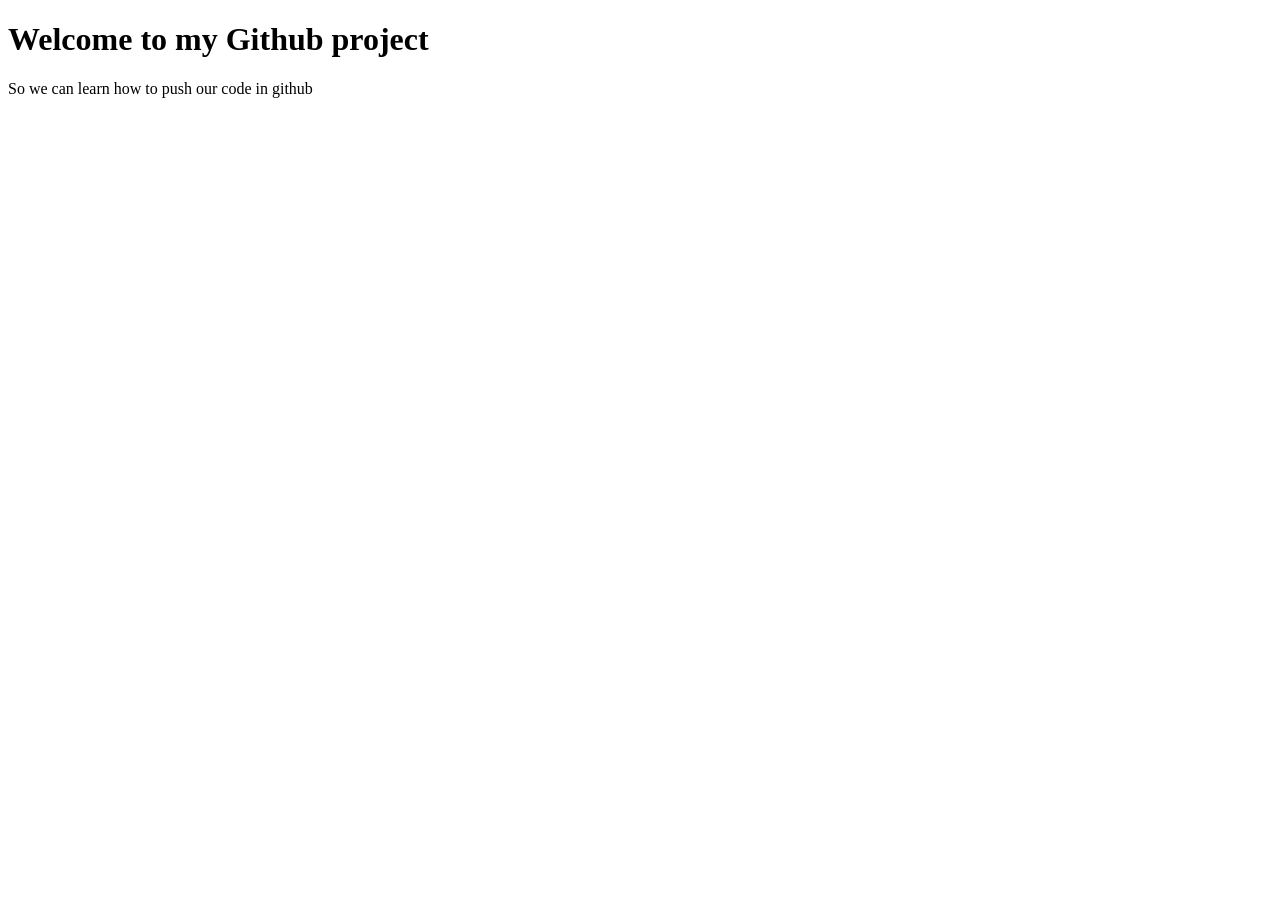
<file: index.html>
<!DOCTYPE html>
<html lang="en">
<head>
    <meta charset="UTF-8">
    <meta name="viewport" content="width=device-width, initial-scale=1.0">
    <title>My Full Stack Project</title>
</head>
<h1>Welcome to my Github project</h1>
<body>
    <p>So we can learn how to push our code in github</p>
    
</body>
</html>
</file>
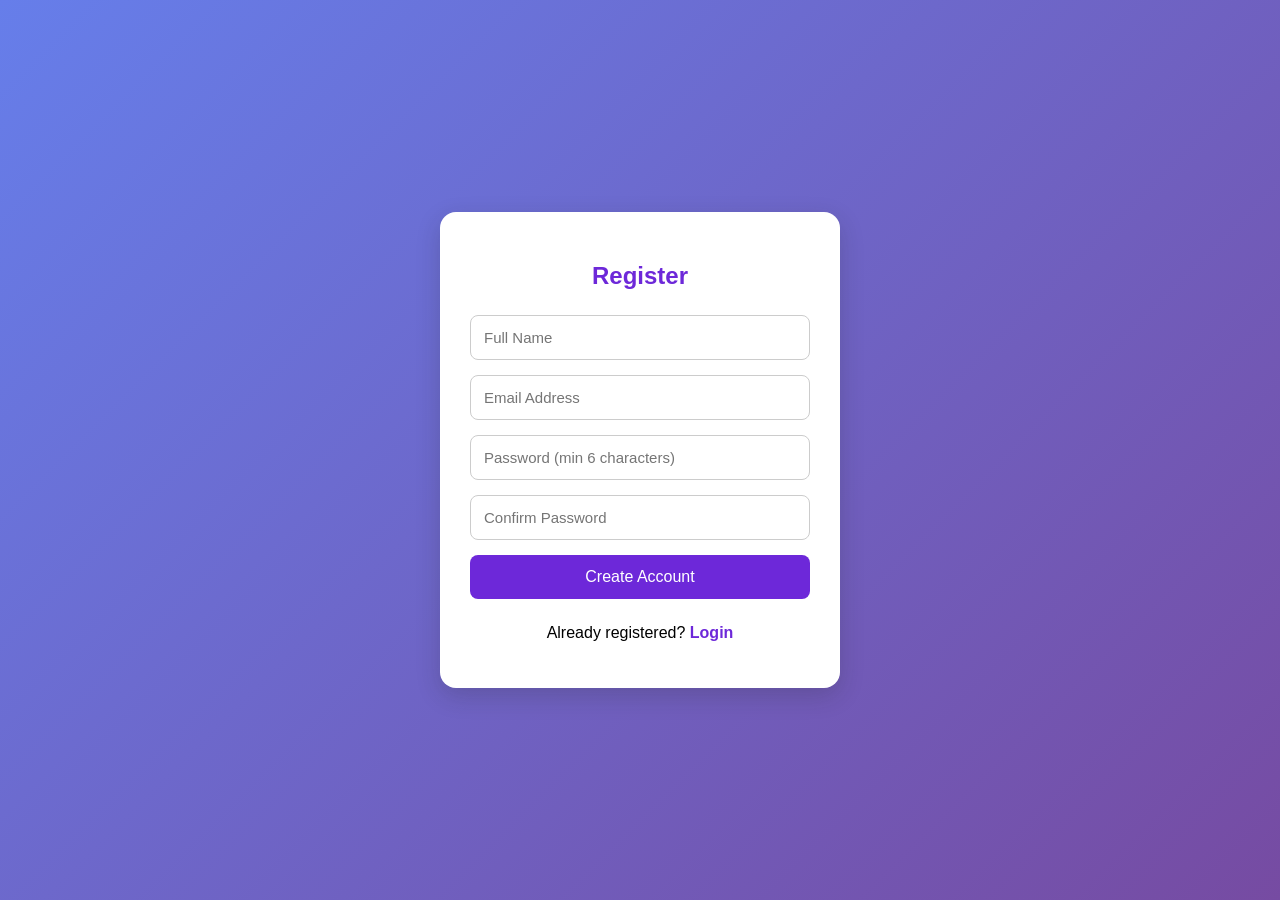
<file: index4.html>
<!DOCTYPE html>
<html lang="en">
<head>
    <meta charset="UTF-8">
    <meta name="viewport" content="width=device-width, initial-scale=1.0">
    <title>Authentication System</title>
    <link rel="stylesheet" href="styles4.css">
</head>
<body>

    <div class="container">

        <!-- Register Page -->
        <section id="registerPage">
            <h1>Register</h1>
            <form id="registerForm">
                <input type="text" id="regName"
                       placeholder="Full Name" required>

                <input type="email" id="regEmail"
                       placeholder="Email Address" required>

                <input type="password" id="regPassword"
                       placeholder="Password (min 6 characters)"
                       required>

                <input type="password" id="confirmPassword"
                       placeholder="Confirm Password" required>

                <button type="submit">Create Account</button>
            </form>

            <p id="registerMessage"></p>
            <p>Already registered?
                <a href="#" id="showLogin">Login</a>
            </p>
        </section>

        <!-- Login Page -->
        <section id="loginPage" hidden>
            <h1>Login</h1>
            <form id="loginForm">
                <input type="email" id="loginEmail"
                       placeholder="Email Address" required>

                <input type="password" id="loginPassword"
                       placeholder="Password" required>

                <button type="submit">Login</button>
            </form>

            <p id="loginMessage"></p>
            <p>New user?
                <a href="#" id="showRegister">Register</a>
            </p>
        </section>

        <!-- Dashboard -->
        <section id="dashboardPage" hidden>
            <h1>Dashboard</h1>
            <h2 id="welcomeMessage"></h2>
            <p>Login successful! Welcome to your dashboard.</p>
            <button id="logoutButton">Logout</button>
        </section>

    </div>

    <script src="script4.js"></script>
</body>
</html>
</file>
<file: styles4.css>
* {
    box-sizing: border-box;
}

body {
    font-family: Arial, sans-serif;
    background: linear-gradient(135deg, #667eea, #764ba2);
    min-height: 100vh;
    margin: 0;
    display: flex;
    justify-content: center;
    align-items: center;
    padding: 20px;
}

.container {
    background: white;
    width: 100%;
    max-width: 400px;
    padding: 30px;
    border-radius: 16px;
    box-shadow: 0 8px 25px #2223;
    text-align: center;
}

h1 {
    color: #6d28d9;
}

form {
    display: flex;
    flex-direction: column;
    gap: 15px;
    margin: 25px 0;
}

input {
    padding: 13px;
    border: 1px solid #ccc;
    border-radius: 8px;
    font-size: 15px;
    width: 100%;
}

button {
    padding: 13px;
    background: #6d28d9;
    color: white;
    border: none;
    border-radius: 8px;
    cursor: pointer;
    font-size: 16px;
}

button:hover {
    background: #4c1d95;
}

a {
    color: #6d28d9;
    text-decoration: none;
    font-weight: bold;
}

#registerMessage,
#loginMessage {
    font-weight: bold;
    overflow-wrap: anywhere;
}

.success {
    color: green;
}

.error {
    color: red;
}

[hidden] {
    display: none !important;
}
</file>
